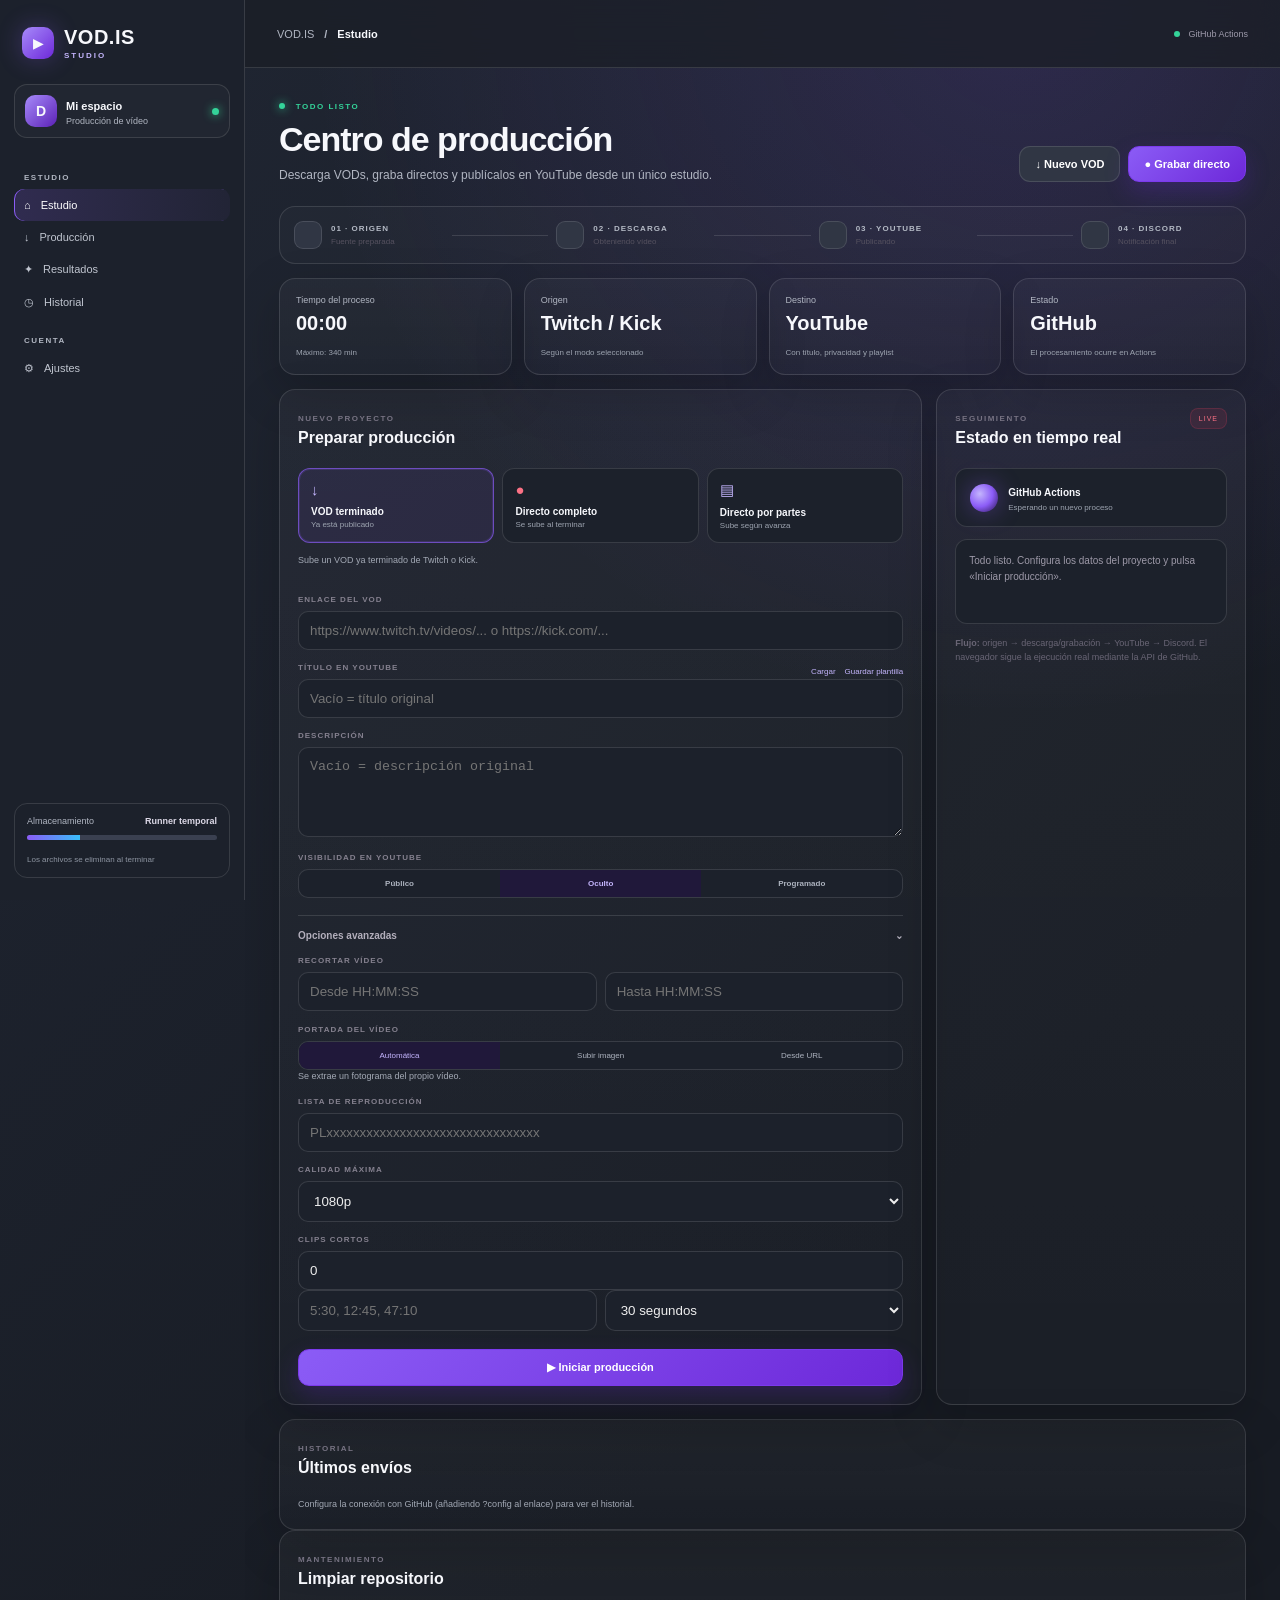
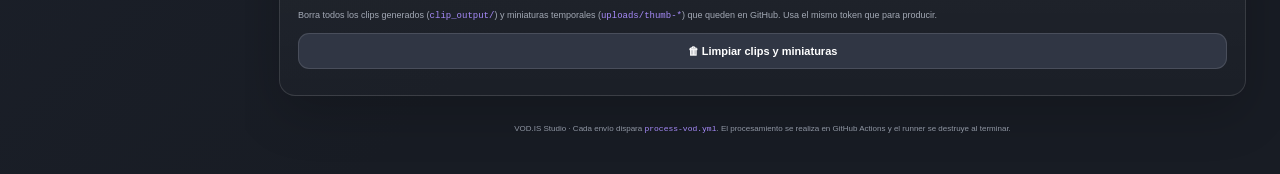
<file: docs/index.html>
<!doctype html>
<html lang="es">
<head>
  <meta charset="utf-8">
  <meta name="viewport" content="width=device-width, initial-scale=1">
  <meta name="theme-color" content="#08080c">
  <title>VOD.IS Studio</title>
  <link rel="stylesheet" href="style.css">
</head>
<body>
<div class="app-shell">
  <aside class="sidebar">
    <div class="brand"><div class="brand-mark">▶</div><div><strong>VOD.IS</strong><small>STUDIO</small></div></div>
    <div class="workspace"><span class="workspace-avatar">D</span><div><strong>Mi espacio</strong><small>Producción de vídeo</small></div><i></i></div>
    <nav>
      <p>ESTUDIO</p>
      <a class="nav active" href="#studio">⌂ <span>Estudio</span></a>
      <a class="nav" href="#produccion">↓ <span>Producción</span></a>
      <a class="nav" href="#resultados">✦ <span>Resultados</span></a>
      <a class="nav" href="#historial">◷ <span>Historial</span></a>
      <p>CUENTA</p>
      <a class="nav" href="?config#conexion">⚙ <span>Ajustes</span></a>
    </nav>
    <div class="storage"><div><span>Almacenamiento</span><b>Runner temporal</b></div><div class="storage-bar"><i></i></div><small>Los archivos se eliminan al terminar</small></div>
  </aside>

  <main>
    <header class="topbar">
      <div class="crumb"><span>VOD.IS</span><b>/</b><strong>Estudio</strong></div>
      <div class="top-status"><span></span> GitHub Actions</div>
    </header>

    <div class="page">
      <section id="studio" class="hero">
        <div><div class="eyebrow"><i></i> TODO LISTO</div><h1>Centro de producción</h1><p>Descarga VODs, graba directos y publícalos en YouTube desde un único estudio.</p></div>
        <div class="hero-actions">
          <a class="btn secondary" href="#produccion">↓ Nuevo VOD</a>
          <button class="btn primary" type="button" id="focusLive">● Grabar directo</button>
        </div>
      </section>

      <section class="pipeline">
        <div class="stage"><span class="lamp" id="lamp-origen"></span><div><b>01 · ORIGEN</b><small>Fuente preparada</small></div></div>
        <div class="line"></div>
        <div class="stage"><span class="lamp" id="lamp-descarga"></span><div><b>02 · DESCARGA</b><small>Obteniendo vídeo</small></div></div>
        <div class="line"></div>
        <div class="stage"><span class="lamp" id="lamp-youtube"></span><div><b>03 · YOUTUBE</b><small>Publicando</small></div></div>
        <div class="line"></div>
        <div class="stage"><span class="lamp" id="lamp-discord"></span><div><b>04 · DISCORD</b><small>Notificación final</small></div></div>
      </section>

      <section class="metrics">
        <article><span>Tiempo del proceso</span><strong id="stopwatchTime">00:00</strong><small>Máximo: 340 min</small></article>
        <article><span>Origen</span><strong>Twitch / Kick</strong><small>Según el modo seleccionado</small></article>
        <article><span>Destino</span><strong>YouTube</strong><small>Con título, privacidad y playlist</small></article>
        <article><span>Estado</span><strong>GitHub</strong><small>El procesamiento ocurre en Actions</small></article>
      </section>

      <section id="produccion" class="studio-grid">
        <form id="vodForm" class="panel production-panel">
          <div class="panel-head"><div><span class="eyebrow">NUEVO PROYECTO</span><h2>Preparar producción</h2></div><button type="button" id="retryLastBtn" class="ghost" hidden>↻ Último envío</button></div>

          <div class="mode-grid">
            <label class="mode-card"><input type="radio" name="mode" id="mode-vod" value="vod" checked><span>↓</span><b>VOD terminado</b><small>Ya está publicado</small></label>
            <label class="mode-card"><input type="radio" name="mode" id="mode-live-simple" value="live_simple"><span class="red">●</span><b>Directo completo</b><small>Se sube al terminar</small></label>
            <label class="mode-card"><input type="radio" name="mode" id="mode-live-chunked" value="live_chunked"><span>▤</span><b>Directo por partes</b><small>Sube según avanza</small></label>
          </div>
          <p class="hint mode-hint" id="modeHint"></p>

          <div class="field show-for-vod mode-visible">
            <label for="vodUrl">ENLACE DEL VOD</label>
            <input id="vodUrl" type="url" placeholder="https://www.twitch.tv/videos/... o https://kick.com/...">
          </div>
          <div class="field show-for-live">
            <label for="liveChannelUrl">CANAL DE TWITCH EN DIRECTO</label>
            <input id="liveChannelUrl" type="url" placeholder="https://www.twitch.tv/tu_canal">
          </div>
          <div class="field show-for-chunked">
            <label for="chunkMinutes">MINUTOS POR PARTE</label>
            <input id="chunkMinutes" type="number" min="5" max="60" value="25">
          </div>

          <div class="form-row">
            <div class="field grow">
              <div class="label-row"><label for="title">TÍTULO EN YOUTUBE</label><span><button type="button" id="loadTemplateBtn" class="text-btn">Cargar</button><button type="button" id="saveTemplateBtn" class="text-btn">Guardar plantilla</button></span></div>
              <input id="title" type="text" placeholder="Vacío = título original">
            </div>
          </div>
          <div class="field">
            <label for="description">DESCRIPCIÓN</label>
            <textarea id="description" placeholder="Vacío = descripción original"></textarea>
          </div>

          <div class="field">
            <label>VISIBILIDAD EN YOUTUBE</label>
            <div class="segmented">
              <input type="radio" name="privacy" id="privacy-public" value="public"><label for="privacy-public">Público</label>
              <input type="radio" name="privacy" id="privacy-unlisted" value="unlisted" checked><label for="privacy-unlisted">Oculto</label>
              <input type="radio" name="privacy" id="privacy-scheduled" value="scheduled"><label for="privacy-scheduled">Programado</label>
            </div>
            <div class="schedule-row" id="scheduleRow"><input id="scheduledAt" type="datetime-local"><small>Se convierte automáticamente a UTC.</small></div>
          </div>

          <details class="advanced" open>
            <summary>Opciones avanzadas <span>⌄</span></summary>
            <div class="advanced-body">
              <div class="show-for-vod">
                <div class="field"><label>RECORTAR VÍDEO</label><div class="two"><input id="trimStart" type="text" placeholder="Desde HH:MM:SS"><input id="trimEnd" type="text" placeholder="Hasta HH:MM:SS"></div></div>
              </div>

              <div class="hide-for-chunked thumb-section">
                <label>PORTADA DEL VÍDEO</label>
                <div class="segmented">
                  <input type="radio" name="thumbSource" id="thumb-auto" value="auto" checked><label for="thumb-auto">Automática</label>
                  <input type="radio" name="thumbSource" id="thumb-file" value="file"><label for="thumb-file">Subir imagen</label>
                  <input type="radio" name="thumbSource" id="thumb-url" value="url"><label for="thumb-url">Desde URL</label>
                </div>
                <div class="hint" id="thumbAutoHint">Se extrae un fotograma del propio vídeo.</div>
                <div class="thumb-file-row" id="thumbFileRow">
                  <label id="dropzone" class="dropzone" for="thumbFileInput">↑ <strong>Elige una imagen</strong><small>JPG o PNG · máximo 2 MB</small><input id="thumbFileInput" type="file" accept="image/jpeg,image/png"></label>
                  <div id="thumbPreview" class="thumb-preview"><img id="thumbPreviewImg" alt="Vista previa"><div id="thumbPreviewInfo"></div><button type="button" id="thumbPreviewRemove">Quitar</button></div>
                </div>
                <div class="thumb-url-row" id="thumbUrlRow"><input id="thumbnailUrl" type="url" placeholder="https://.../imagen.jpg"></div>
              </div>

              <div class="field"><label for="playlistId">LISTA DE REPRODUCCIÓN</label><input id="playlistId" type="text" placeholder="PLxxxxxxxxxxxxxxxxxxxxxxxxxxxxxxxx"></div>

              <div class="field show-for-vod"><label for="quality">CALIDAD MÁXIMA</label><select id="quality"><option value="720">720p</option><option value="1080" selected>1080p</option><option value="best">Máxima disponible</option></select></div>

              <div class="hide-for-chunked">
                <div class="field"><label for="clipCount">CLIPS CORTOS</label><input id="clipCount" type="number" min="0" max="10" value="0"></div>
                <div class="two"><input id="clipTimestamps" type="text" placeholder="5:30, 12:45, 47:10"><select id="clipDuration"><option value="15">15 segundos</option><option value="30" selected>30 segundos</option><option value="60">60 segundos</option></select></div>
              </div>
            </div>
          </details>

          <button type="submit" id="submitBtn" class="btn primary submit">▶ Iniciar producción</button>
        </form>

        <aside class="panel status-panel">
          <div class="panel-head"><div><span class="eyebrow">SEGUIMIENTO</span><h2>Estado en tiempo real</h2></div><span class="status-chip">LIVE</span></div>
          <div class="status-display"><div class="orb"></div><div><b>GitHub Actions</b><small>Esperando un nuevo proceso</small></div></div>
          <div id="status" role="status" class="status-message">Todo listo. Configura los datos del proyecto y pulsa «Iniciar producción».</div>
          <button type="button" id="cancelBtn" class="btn secondary" hidden style="margin-top:12px;width:100%;border-color:#fb7185;color:#fb7185">✕ Cancelar proceso</button>
          <div class="status-note"><b>Flujo:</b> origen → descarga/grabación → YouTube → Discord. El navegador sigue la ejecución real mediante la API de GitHub.</div>
        </aside>
      </section>

      <section id="resultsGallery" class="panel results-gallery" hidden>
        <div class="panel-head"><div><span class="eyebrow">RESULTADO</span><h2 class="results-title">Producción completada</h2></div></div>
        <div id="resultsList"></div>
      </section>

      <section id="historial" class="panel history-panel">
        <div class="panel-head"><div><span class="eyebrow">HISTORIAL</span><h2>Últimos envíos</h2></div></div>
        <div id="historyList" class="hint">Cargando…</div>
      </section>

      <section id="mantenimiento" class="panel">
        <div class="panel-head"><div><span class="eyebrow">MANTENIMIENTO</span><h2>Limpiar repositorio</h2></div></div>
        <p class="hint">Borra todos los clips generados (<code>clip_output/</code>) y miniaturas temporales (<code>uploads/thumb-*</code>) que queden en GitHub. Usa el mismo token que para producir.</p>
        <button type="button" id="cleanupBtn" class="btn secondary" style="width:100%">🗑 Limpiar clips y miniaturas</button>
        <div id="cleanupStatus" class="hint" style="margin-top:8px"></div>
      </section>

      <details id="connectionDetails" class="panel connection hidden-by-default">
        <summary id="conexion">Conexión con GitHub <span>⚙</span></summary>
        <div class="connection-grid">
          <div class="field"><label for="ghOwner">USUARIO U ORGANIZACIÓN</label><input id="ghOwner" type="text" placeholder="tu-usuario"></div>
          <div class="field"><label for="ghRepo">REPOSITORIO</label><input id="ghRepo" type="text" placeholder="VOD.IS"></div>
          <div class="field"><label for="ghBranch">RAMA</label><input id="ghBranch" type="text" value="main"></div>
          <div class="field"><label for="ghToken">TOKEN DE ACCESO PERSONAL</label><input id="ghToken" type="password" placeholder="github_pat_..."><small>Necesita permisos de Actions y Contents de lectura/escritura.</small></div>
          <label class="remember"><input id="rememberToken" type="checkbox" checked> Recordar en este navegador</label>
        </div>
      </details>

      <footer>VOD.IS Studio · Cada envío dispara <code>process-vod.yml</code>. El procesamiento se realiza en GitHub Actions y el runner se destruye al terminar.</footer>
    </div>
  </main>
</div>
<script>
document.getElementById('focusLive').addEventListener('click', () => {
  document.getElementById('mode-live-simple').checked = true;
  document.getElementById('mode-live-simple').dispatchEvent(new Event('change', {bubbles:true}));
  document.getElementById('produccion').scrollIntoView({behavior:'smooth'});
});
</script>
<script>
window.addEventListener("error", function (event) {
  const status = document.getElementById("status");
  if (status && event.message) {
    status.textContent = "Error al cargar la interfaz: " + event.message;
    status.classList.add("state-error");
  }
});
window.addEventListener("unhandledrejection", function (event) {
  const status = document.getElementById("status");
  if (status && event.reason) {
    status.textContent = "Error: " + (event.reason.message || event.reason);
    status.classList.add("state-error");
  }
});
</script>

<script>
(function () {
  function updateModeFields() {
    const selected = document.querySelector('input[name="mode"]:checked');
    if (!selected) return;
    const mode = selected.value;
    document.querySelectorAll('.show-for-vod, .show-for-live, .show-for-chunked').forEach(el => {
      el.classList.remove('mode-visible');
    });
    if (mode === 'vod') {
      document.querySelectorAll('.show-for-vod').forEach(el => el.classList.add('mode-visible'));
    } else if (mode === 'live_simple') {
      document.querySelectorAll('.show-for-live').forEach(el => el.classList.add('mode-visible'));
    } else if (mode === 'live_chunked') {
      document.querySelectorAll('.show-for-live, .show-for-chunked').forEach(el => el.classList.add('mode-visible'));
    }
  }
  document.querySelectorAll('input[name="mode"]').forEach(input => {
    input.addEventListener('change', updateModeFields);
  });
  document.addEventListener('DOMContentLoaded', updateModeFields);
  updateModeFields();
})();
</script>

<script src="app.js"></script>
</body>
</html>
</file>
<file: docs/style.css>
:root{--bg:#1b1f28;--panel:#252a35;--panel2:#2c3240;--line:rgba(255,255,255,.12);--text:#f7f8fc;--muted:#b1b6c2;--purple:#8b5cf6;--purple2:#c4b5fd;--green:#34d399;--red:#fb7185;--blue:#38bdf8;--shadow:0 18px 50px rgba(0,0,0,.18)}*{box-sizing:border-box}
html,body{margin:0;width:100%;max-width:100%;overflow-x:hidden}html{scroll-behavior:smooth}body{margin:0;background:radial-gradient(circle at 80% 0,rgba(139,92,246,.16),transparent 35%),linear-gradient(135deg,#202633,#181c24 70%),var(--bg);color:var(--text);font-family:Inter,Arial,sans-serif;font-size:14px}.app-shell{min-height:100vh;width:100%;max-width:100%}.sidebar{position:fixed;inset:0 auto 0 0;width:245px;background:rgba(29,34,44,.96);border-right:1px solid var(--line);padding:22px 14px;display:flex;flex-direction:column;z-index:5}.brand{display:flex;align-items:center;gap:10px;padding:4px 8px 24px}.brand-mark{width:32px;height:32px;display:grid;place-items:center;border-radius:10px;background:linear-gradient(135deg,#a78bfa,#6d28d9);box-shadow:0 0 25px rgba(139,92,246,.3)}.brand strong{font-size:20px;letter-spacing:.5px}.brand small{display:block;color:var(--purple2);font-size:8px;font-weight:800;letter-spacing:2px;margin-top:2px}.workspace{display:flex;align-items:center;gap:9px;padding:10px;border:1px solid var(--line);border-radius:13px;background:rgba(255,255,255,.025)}.workspace-avatar{width:32px;height:32px;display:grid;place-items:center;border-radius:10px;background:linear-gradient(135deg,#a78bfa,#5b21b6);font-weight:800}.workspace strong{font-size:11px}.workspace small{display:block;color:var(--muted);font-size:9px;margin-top:3px}.workspace i{margin-left:auto;width:7px;height:7px;border-radius:50%;background:var(--green);box-shadow:0 0 10px var(--green)}nav{margin-top:18px}nav p{color:#b1b6c2;font-size:8px;letter-spacing:1.5px;font-weight:800;padding:0 10px;margin:17px 0 7px}.nav{display:flex;gap:10px;padding:10px;border-radius:10px;color:#c0c5d0;text-decoration:none;font-size:11px}.nav:hover,.nav.active{color:#fff;background:linear-gradient(90deg,rgba(139,92,246,.18),rgba(139,92,246,.05))}.nav.active{box-shadow:inset 1px 0 var(--purple)}.storage{margin-top:auto;border:1px solid var(--line);padding:12px;border-radius:13px}.storage div:first-child{display:flex;justify-content:space-between;font-size:9px;color:var(--muted)}.storage b{color:#ddd9e7}.storage-bar{height:5px;background:#3a4050;border-radius:20px;margin:9px 0;overflow:hidden}.storage-bar i{display:block;width:28%;height:100%;background:linear-gradient(90deg,var(--purple),var(--blue))}.storage small{font-size:8px;color:#8f96a2}main{margin-left:245px;width:calc(100% - 245px);min-width:0;max-width:calc(100% - 245px)}
.page{width:100%;max-width:100%;overflow-x:hidden}.pipeline{max-width:100%}.studio-grid{min-width:0}.production-panel,.status-panel{min-width:0}.topbar{height:68px;position:sticky;top:0;z-index:4;background:rgba(27,31,40,.82);backdrop-filter:blur(14px);border-bottom:1px solid var(--line);display:flex;justify-content:space-between;align-items:center;padding:0 32px}.crumb{display:flex;gap:10px;color:var(--muted);font-size:11px}.crumb strong{color:var(--text)}.top-status{font-size:9px;color:#9c99a9}.top-status span{display:inline-block;width:6px;height:6px;border-radius:50%;background:var(--green);margin-right:6px}.page{max-width:1440px;margin:auto;padding:34px}.hero{display:flex;justify-content:space-between;align-items:end;gap:20px;margin-bottom:24px}.eyebrow{font-size:8px;letter-spacing:1.5px;font-weight:800;color:#777383}.hero .eyebrow{color:var(--green)}.eyebrow i{display:inline-block;width:6px;height:6px;border-radius:50%;background:var(--green);margin-right:7px;box-shadow:0 0 10px var(--green)}h1{font-size:34px;letter-spacing:-1px;margin:9px 0}h2{font-size:16px;margin:5px 0}.hero p{color:var(--muted);font-size:12px;margin:0}.hero-actions{display:flex;gap:8px}.btn{border:1px solid var(--line);border-radius:11px;padding:11px 15px;font-weight:700;font-size:11px;color:#fff;text-decoration:none;background:#303644;cursor:pointer}.btn.primary{border-color:#7c3aed;background:linear-gradient(135deg,#8b5cf6,#6d28d9);box-shadow:0 10px 25px rgba(109,40,217,.24)}.btn.secondary:hover,.ghost:hover{background:#1b1a24}.pipeline{display:flex;align-items:center;padding:14px;border:1px solid var(--line);border-radius:16px;background:rgba(255,255,255,.02);margin-bottom:14px;overflow:auto}.stage{min-width:150px;display:flex;align-items:center;gap:9px}.stage b{display:block;font-size:8px;letter-spacing:1px;color:#b4bac5}.stage small{display:block;color:#55515f;font-size:8px;margin-top:4px}.line{height:1px;flex:1;min-width:25px;background:var(--line);margin:0 8px}.lamp{width:28px;height:28px;border-radius:9px;background:#303644;border:1px solid var(--line);flex:0 0 auto}.lamp.active{background:rgba(139,92,246,.2);border-color:var(--purple);box-shadow:0 0 20px rgba(139,92,246,.35)}.lamp.done{background:rgba(52,211,153,.13);border-color:rgba(52,211,153,.4);box-shadow:0 0 15px rgba(52,211,153,.16)}.lamp.error{background:rgba(244,63,94,.13);border-color:rgba(244,63,94,.5)}.metrics{display:grid;grid-template-columns:repeat(4,1fr);gap:12px;margin-bottom:14px}.metrics article,.panel{background:linear-gradient(180deg,rgba(255,255,255,.035),rgba(255,255,255,.014));border:1px solid var(--line);border-radius:16px;box-shadow:var(--shadow)}.metrics article{padding:16px}.metrics span{display:block;font-size:9px;color:var(--muted)}.metrics strong{display:block;font-size:20px;margin:7px 0}.metrics small{color:#9da4b0;font-size:8px}.studio-grid{display:grid;grid-template-columns:1.35fr .65fr;gap:14px}.panel{padding:18px}.panel-head{display:flex;justify-content:space-between;align-items:start;margin-bottom:16px}.ghost{border:1px solid var(--line);background:#303644;color:#aaa6b4;border-radius:9px;padding:7px 9px;font-size:9px}.mode-grid{display:grid;grid-template-columns:repeat(3,1fr);gap:8px}.mode-card{position:relative;border:1px solid var(--line);background:#1c212b;border-radius:12px;padding:12px;cursor:pointer;display:block}.mode-card input{position:absolute;opacity:0}.mode-card:has(input:checked){border-color:rgba(139,92,246,.7);background:rgba(139,92,246,.08);box-shadow:inset 0 0 0 1px rgba(139,92,246,.18)}.mode-card span{font-size:15px;color:var(--purple2)}.mode-card span.red{color:var(--red)}.mode-card b{display:block;font-size:10px;margin-top:8px}.mode-card small{display:block;color:#9da4b0;font-size:8px;margin-top:3px}.hint{font-size:9px;color:#a3a9b5;line-height:1.5}.mode-hint{min-height:28px;margin:11px 0}.field{margin-top:13px}.field label,.thumb-section>label{display:block;color:#85818f;font-size:8px;letter-spacing:1px;font-weight:800;margin-bottom:7px}.field input,.field textarea,.field select,.two input,.two select,.schedule-row input,.thumb-url-row input{width:100%;border:1px solid var(--line);border-radius:10px;background:#1c212b;color:#eee;padding:11px;outline:0}.field textarea{min-height:90px;resize:vertical}.field input:focus,.field textarea:focus,.field select:focus,.two input:focus,.two select:focus{border-color:rgba(139,92,246,.7)}.label-row{display:flex;justify-content:space-between}.label-row span{display:flex;gap:9px}.text-btn{border:0;background:none;color:var(--purple2);font-size:8px;padding:0}.segmented{display:flex;border:1px solid var(--line);border-radius:10px;overflow:hidden;background:#1c212b}.segmented input{position:absolute;opacity:0}.segmented label{flex:1;margin:0!important;padding:9px 6px!important;text-align:center;color:#aeb4c0!important;font-size:8px!important;letter-spacing:0!important;cursor:pointer}.segmented input:checked+label{background:#20183a;color:#c4b5fd!important}.schedule-row,.thumb-file-row,.thumb-url-row{display:none;margin-top:10px}.schedule-row.visible,.thumb-file-row.visible,.thumb-url-row.visible{display:block}.advanced{margin-top:17px;border-top:1px solid var(--line);padding-top:14px}.advanced summary{cursor:pointer;font-size:10px;font-weight:700;color:#b3afbc;list-style:none;display:flex;justify-content:space-between}.advanced-body{padding-top:2px}.two{display:grid;grid-template-columns:1fr 1fr;gap:8px}.thumb-section{margin-top:14px}.dropzone{border:1px dashed rgba(139,92,246,.4);border-radius:11px;padding:17px;text-align:center;color:var(--purple2);cursor:pointer}.dropzone strong{display:block;color:#c5c1cf;font-size:10px;margin:5px}.dropzone small{color:#9da4b0;font-size:8px}.dropzone input{display:none}.dropzone.dragover{background:rgba(139,92,246,.08)}.thumb-preview{display:none;align-items:center;gap:10px;margin-top:10px;padding:8px;border:1px solid var(--line);border-radius:10px;font-size:9px}.thumb-preview.visible{display:flex}.thumb-preview img{width:60px;height:38px;object-fit:cover;border-radius:6px}.thumb-preview div{flex:1}.thumb-preview button{border:0;background:none;color:var(--red);font-size:9px}.submit{width:100%;margin-top:18px}.status-chip{font-size:7px;letter-spacing:1px;padding:6px 8px;border-radius:8px;background:rgba(244,63,94,.1);color:var(--red);border:1px solid rgba(244,63,94,.18)}.status-display{display:flex;align-items:center;gap:10px;padding:14px;border:1px solid var(--line);border-radius:12px;background:#1c212b}.orb{width:28px;height:28px;border-radius:50%;background:radial-gradient(circle at 35% 35%,#c4b5fd,var(--purple),#26114c);box-shadow:0 0 25px rgba(139,92,246,.4)}.status-display b{font-size:10px}.status-display small{display:block;font-size:8px;color:#9da4b0;margin-top:4px}.status-message{min-height:85px;margin-top:12px;padding:13px;border-radius:12px;background:#1c212b;border:1px solid var(--line);font-size:10px;line-height:1.6;color:#9d99a8}.status-message a{color:var(--purple2)}.status-message.state-success{border-color:rgba(52,211,153,.25);color:#a7f3d0}.status-message.state-error{border-color:rgba(244,63,94,.25);color:#fecdd3}.status-note{margin-top:12px;color:#696575;font-size:9px;line-height:1.6}.results-gallery{margin-top:14px}.results-gallery.visible{display:block}.history-panel{margin-top:14px}.history-item{display:flex;justify-content:space-between;gap:12px;padding:12px 0;border-bottom:1px solid var(--line)}.history-item:last-child{border-bottom:0}.history-item-title{color:#e6e1f0;font-size:10px;text-decoration:none}.history-item-meta{font-size:8px;color:#656170;margin-top:4px}.history-item-status{font-size:8px;padding:5px 7px;border-radius:7px}.history-item-status.success{color:#86efac;background:rgba(52,211,153,.08)}.history-item-status.failure{color:#fda4af;background:rgba(244,63,94,.08)}.connection{margin-top:14px}.connection.hidden-by-default{display:none}.connection.config-visible{display:block}.connection summary{cursor:pointer;font-weight:700;font-size:11px;display:flex;justify-content:space-between}.connection-grid{display:grid;grid-template-columns:1fr 1fr;gap:0 12px;padding-top:12px}.connection-grid .field:nth-child(4){grid-column:1/-1}.connection-grid small{display:block;color:#9da4b0;font-size:8px;margin-top:6px}.remember{font-size:9px;color:#aeb4c0;margin-top:10px}footer{color:#8f96a2;font-size:8px;text-align:center;padding:28px 0 8px}code{color:#a78bfa}.show-for-live,.show-for-chunked{display:none}.show-for-vod.mode-visible,.show-for-live.mode-visible,.show-for-chunked.mode-visible{display:block}.hide-for-chunked.mode-hidden{display:none!important}.state-success{color:var(--green)!important}.state-error{color:var(--red)!important}
@media(max-width:1050px){.sidebar{width:210px}main{margin-left:210px;width:calc(100% - 210px);min-width:0;max-width:calc(100% - 210px)}.metrics{grid-template-columns:1fr 1fr}.studio-grid{grid-template-columns:1fr}.page{padding:25px}.connection-grid{grid-template-columns:1fr}}
@media(max-width:700px){.sidebar{display:none}main{margin-left:0;width:100%;min-width:0;max-width:100%}.page{padding:18px}.topbar{padding:0 18px}.hero{align-items:flex-start;flex-direction:column}.metrics{grid-template-columns:1fr 1fr}.mode-grid{grid-template-columns:1fr}.pipeline{gap:8px}.line{display:none}.stage{min-width:135px}.connection-grid .field:nth-child(4){grid-column:auto}}
@media(max-width:430px){.metrics{grid-template-columns:1fr}.hero-actions{width:100%}.hero-actions>*{flex:1;text-align:center}.two{grid-template-columns:1fr}h1{font-size:28px}}

/* =========================================
   VISIBILIDAD DE CAMPOS SEGÚN EL MODO
   ========================================= */

.show-for-vod,
.show-for-live,
.show-for-chunked {
  display: none !important;
}

/* VOD terminado: solo Enlace del VOD */
body:has(#mode-vod:checked) .show-for-vod {
  display: block !important;
}

/* Directo completo: solo Canal de Twitch */
body:has(#mode-live-simple:checked) .show-for-live {
  display: block !important;
}

/* Directo por partes: Canal de Twitch + Minutos por parte */
body:has(#mode-live-chunked:checked) .show-for-live,
body:has(#mode-live-chunked:checked) .show-for-chunked {
  display: block !important;
}
</file>
